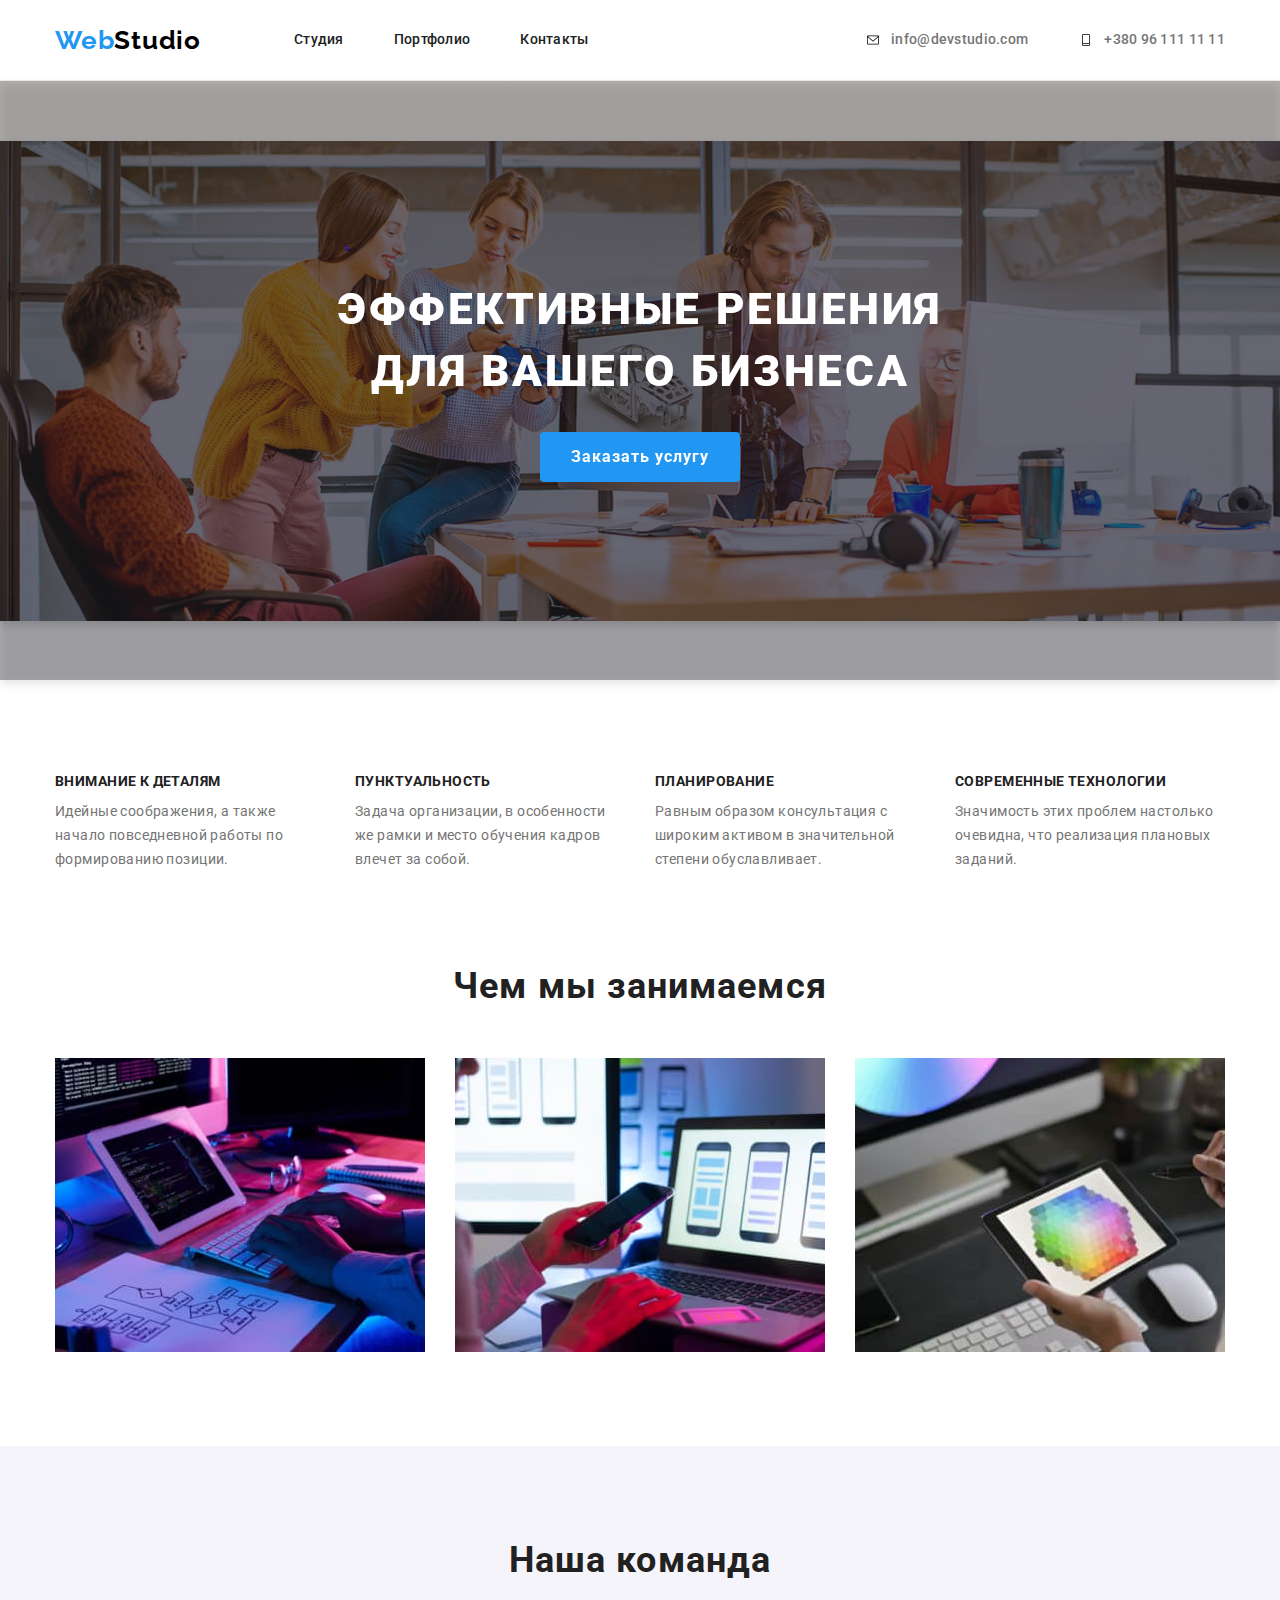
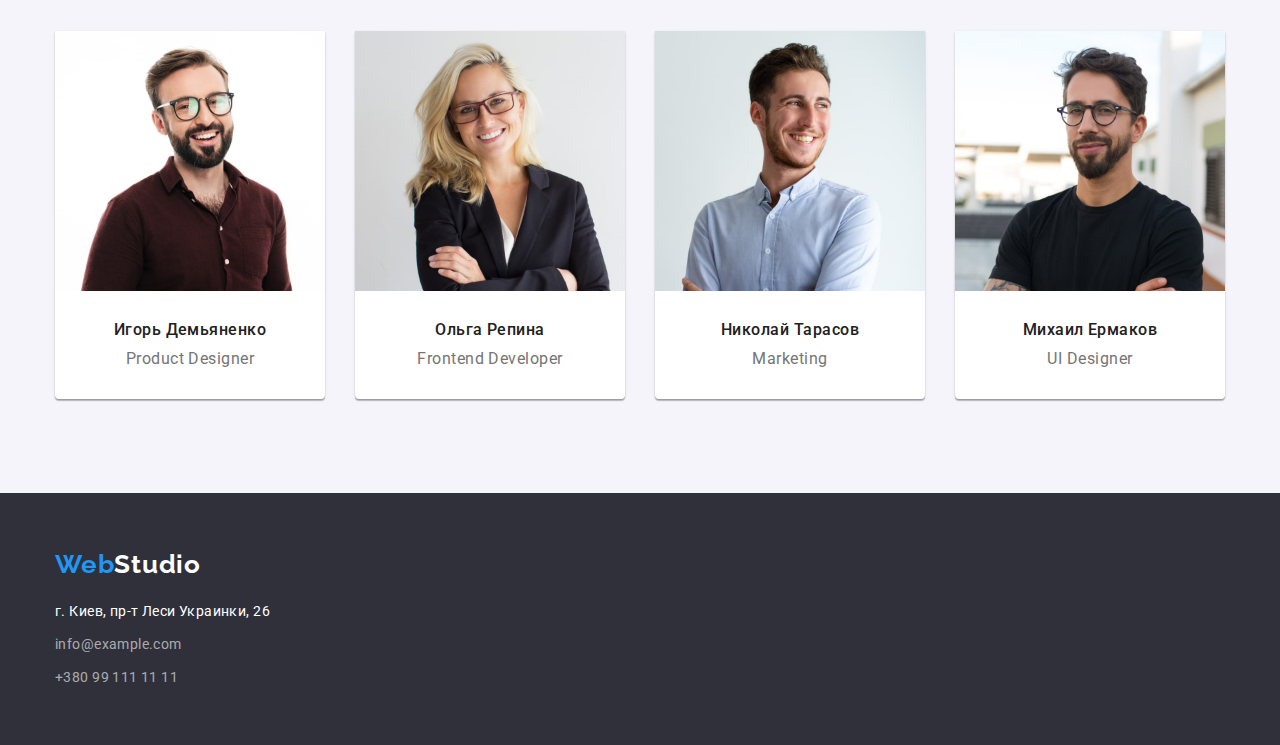
<file: index.html>
<!DOCTYPE html>
<html lang="ru">
<head>
    <meta charset="UTF-8">
    <meta http-equiv="X-UA-Compatible" content="IE=edge">
    <meta name="viewport" content="width=device-width, initial-scale=1.0">

<link rel="preconnect" href="https://fonts.googleapis.com">
<link rel="preconnect" href="https://fonts.gstatic.com" crossorigin>
<link href="https://fonts.googleapis.com/css2?family=Raleway:wght@700&family=Roboto:wght@400;500;700;900&display=swap"
    rel="stylesheet">

<!-- Сначала нормализатор стилей-->
<link rel="stylesheet" href="https://cdnjs.cloudflare.com/ajax/libs/modern-normalize/1.0.0/modern-normalize.min.css" />
<link rel="stylesheet" type="text/css" href="css/styles.css" />

    <title>Эффективные решения для вашего бизнеса</title>
   
</head>

<body>
    
<header class="header">
    <div class="container header-container-web-studio">
        <a class="main-logo" href="./index.html"><span>Web</span>Studio</a>
        <nav class="nav-studio">
            <ul class="navigation">
                <li class="navigation-item"><a href="index.html">Студия</a></li>
                <li class="navigation-item"><a href="./portfolio.html">Портфолио</a></li>
                <li class="navigation-item"><a href="#">Контакты</a></li>
            </ul>
        </nav>
        <ul class="contact">
            <li class="contact-item">
                <a href="mailto:info@devstudio.com">
            <svg class="contact-icon-let" width="16" height="12">
                <use href="./images/symbol-defs.svg#icon-let"></use>
            </svg>
                   info@devstudio.com
                </a>
            </li>

            <li class="contact-item">
                <a href="tel:+380961111111">
                <svg class="contact-icon-let" width="16" height="12">
                    <use href="./images/symbol-defs.svg#icon-tel"></use>
                </svg>              
                    +380 96 111 11 11
                </a>
            </li>

        </ul>
    </div>
    <!-- container in header -->
</header>

<main>
        <section class="main-section">  
            <div class="container container-effective-solutions">
<h1 class="main-title">Эффективные решения<br>для вашего бизнеса</h1>

            <button type="button">Заказать услугу</button>
            </div>
        </section>
      
        <section class="section attention-to-details-section-for-background">
            <div class="container">
            <ul class="attention-to-details">
                <li class="attention-to-details-items">
                    <h3 class="attention-to-details-title">Внимание к деталям</h3>
                    <p>Идейные соображения, а также начало повседневной работы по формированию позиции.</p>
                </li>
                <li class="attention-to-details-items">
                    <h3 class="attention-to-details-title">Пунктуальность</h3>
                    <p>Задача организации, в особенности же рамки и место обучения кадров влечет за собой.</p>
                </li>
                <li class="attention-to-details-items">
                    <h3 class="attention-to-details-title">Планирование</h3>
                    <p>Равным образом консультация с широким активом в значительной степени обуславливает. </p>
                </li>
                <li class="attention-to-details-items">
                    <h3 class="attention-to-details-title">Современные технологии</h3>
                    <p>Значимость этих проблем настолько очевидна, что реализация плановых заданий.</p>
                </li>
            </ul>
            </div>
            <!-- container -->
        </section>

        <section class="section what-we-do-section-for-background">
            <div class="container container-what-we-do">
<h2 class="what-we-do-title">Чем мы занимаемся</h2>
            <ul class="what-we-do">
                <li><img src="./images/ha1.jpg" width="370" alt="Лептоп и айфон"></li>
                <li><img src="./images/ha2.jpg" width="370" alt="Руки на клавиатуре"></li>
                <li><img src="./images/ha3.jpg" width="370" alt="Цветовая модель"></li>
            </ul>
            </div>
            <!-- container -->
        </section>

        <section class="section our-people-section-for-background">
            <div class="container">
<h2 class="what-we-do-title">Наша команда</h2>      
            <ul class="our-people">
                <li class="our-people-item">
                    <img src="./images/pe1.jpg" width="270" alt="Продуктовый дизайнер Игорь Демьяненко">
                        <div class="our-people-block">
                    <h3 class="our-people-title">Игорь Демьяненко</h3>
                    <p class="our-people-profession">Product Designer</p>
                        </div>
                </li>
                <li class="our-people-item">
                    <img src="./images/pe2.jpg" width="270" alt="Разработчик Ольга Репина">
                        <div class="our-people-block">
                    <h3 class="our-people-title">Ольга Репина</h3>
                    <p class="our-people-profession">Frontend Developer</p>
                        </div>
                </li>
                <li class="our-people-item">
                    <img src="./images/pe3.jpg" width="270" alt="Маркетолог Николай Тарасов">
                        <div class="our-people-block">
                    <h3 class="our-people-title">Николай Тарасов</h3>
                    <p class="our-people-profession">Marketing</p>
                        </div>
                </li>
                <li class="our-people-item">
                    <img src="./images/pe4.jpg" width="270" alt="UI дизайнер Михаил Ермаков">
                        <div class="our-people-block">
                    <h3 class="our-people-title">Михаил Ермаков</h3>
                    <p class="our-people-profession">UI Designer</p>
                        </div>
                </li>
            </ul>
            </div>
            <!-- container -->
        </section>
           
</main>

<footer class="footer">
    <div class="container footer-container-kiev">
        <a class="main-logo bottom-logo" href="./index.html"><span>Web</span>Studio</a>

        <address>
            <ul>
                <li class="address-contact-item"><a href="/">г. Киев, пр-т Леси Украинки, 26</a></li>
                <li class="address-contact-item"><a href="mailto:info@example.com">info@example.com</a></li>
                <li class="address-contact-item"><a href="tel:+380991111111">+380 99 111 11 11</a></li>
            </ul>
        </address>
    </div>
    <!-- container in footer-->
</footer>


 </body>
</html>
</file>
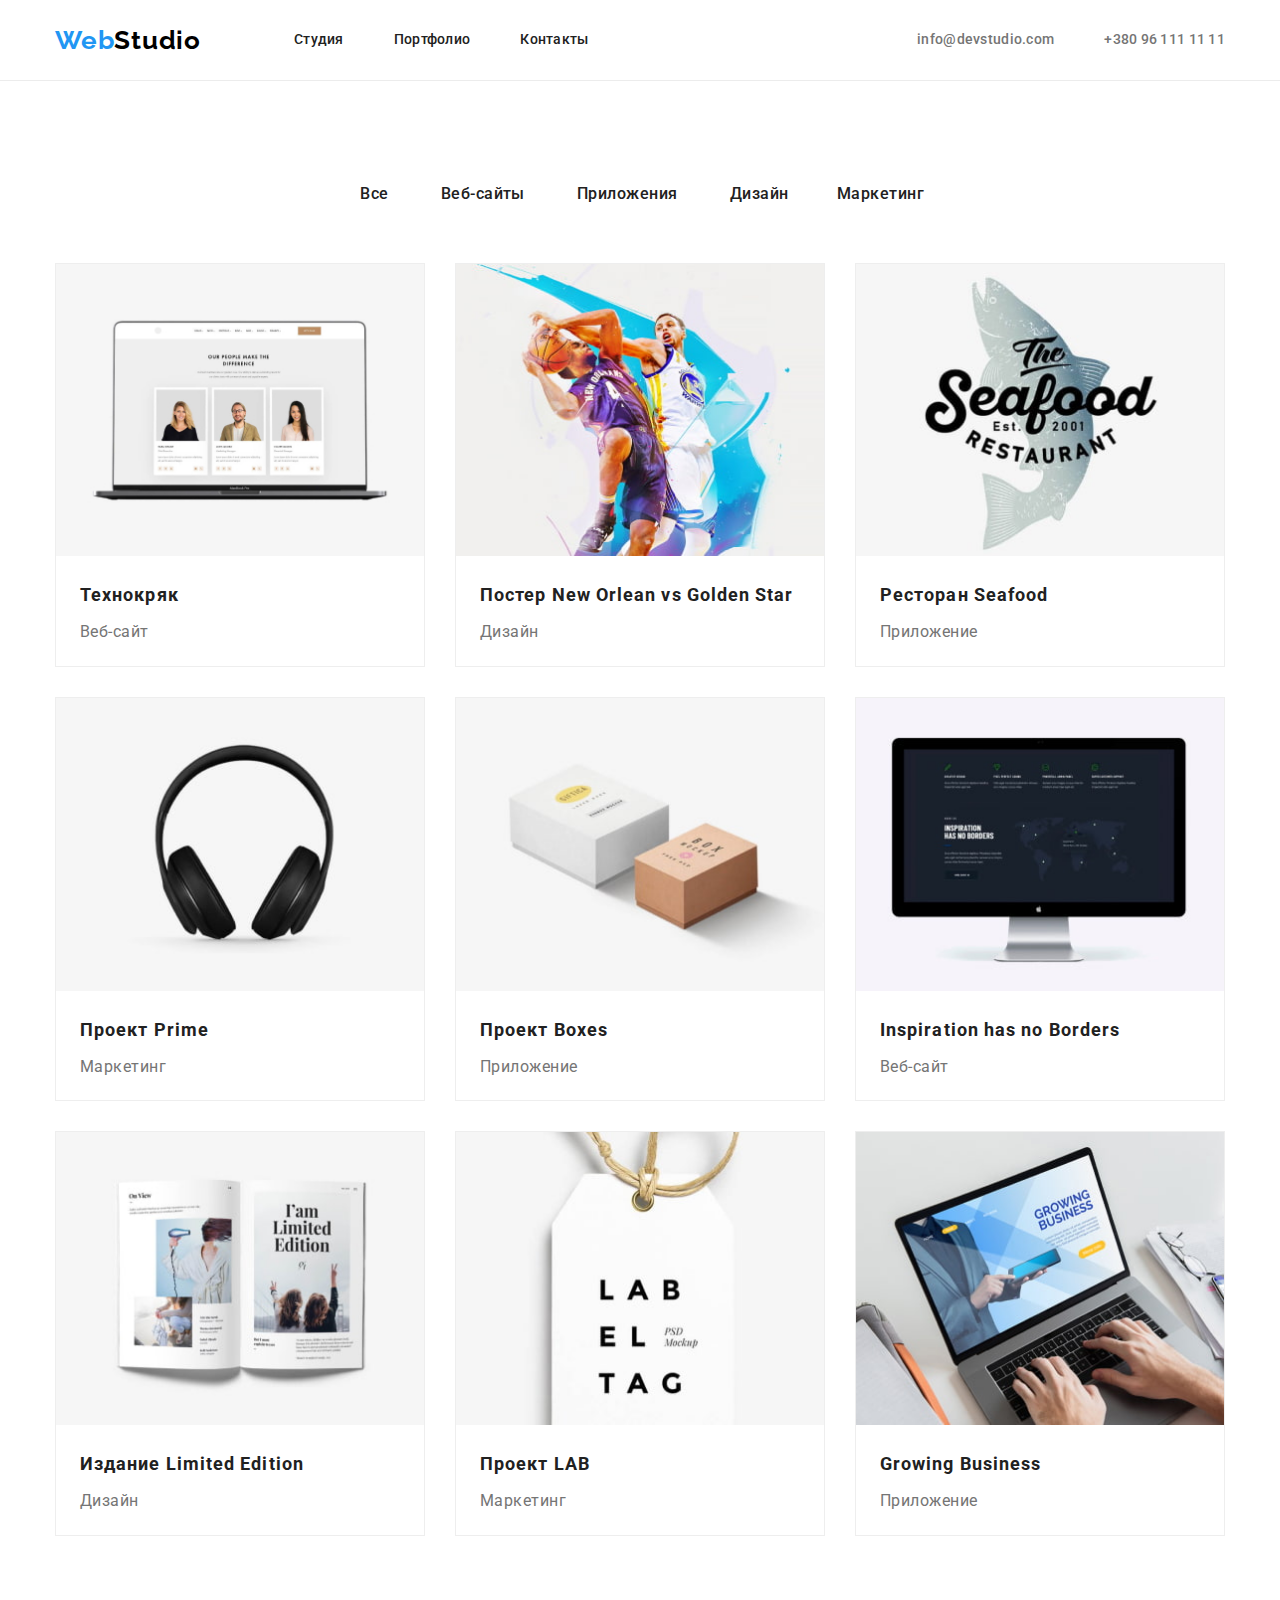
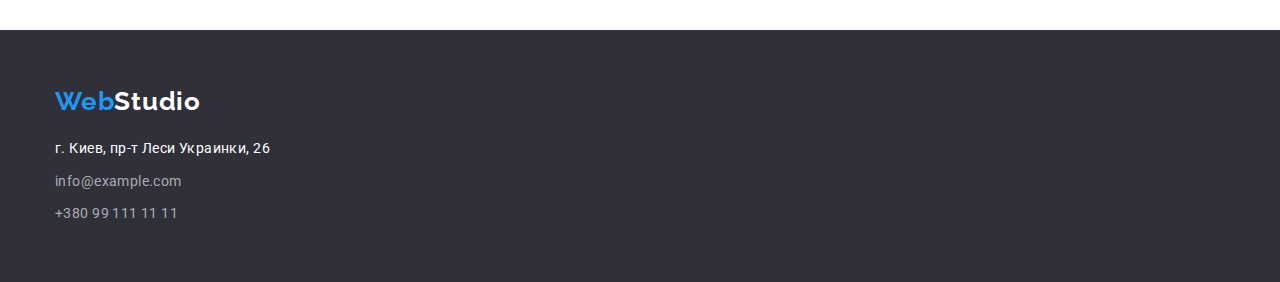
<file: portfolio.html>
<!DOCTYPE html>
<html lang="en">
<head>
    <meta charset="UTF-8">
    <meta http-equiv="X-UA-Compatible" content="IE=edge">
    <meta name="viewport" content="width=device-width, initial-scale=1.0">
    
<link rel="preconnect" href="https://fonts.googleapis.com">
<link rel="preconnect" href="https://fonts.gstatic.com" crossorigin>
<link href="https://fonts.googleapis.com/css2?family=Raleway:wght@700&family=Roboto:wght@400;500;700;900&display=swap"
    rel="stylesheet">

    <!-- Сначала нормализатор стилей-->
<link rel="stylesheet" href="https://cdnjs.cloudflare.com/ajax/libs/modern-normalize/1.0.0/modern-normalize.min.css" />
<link rel="stylesheet" type="text/css" href="css/styles.css" />
    
    <title>Портфолио</title>
</head>
<body>

<header class="header">
    <div class="container header-container-web-studio">
    <a class="main-logo" href="./index.html"><span>Web</span>Studio</a>
    <nav class="nav-studio">
        <ul class="navigation">
            <li class="navigation-item"><a href="index.html">Студия</a></li>
            <li class="navigation-item"><a href="#">Портфолио</a></li>
            <li class="navigation-item"><a href="#">Контакты</a></li>
        </ul>
    </nav>
    <ul class="contact">
        <li class="contact-item"><a href="mailto:info@devstudio.com">info@devstudio.com</a></li>
        <li class="contact-item"><a href="tel:+380961111111">+380 96 111 11 11</a></li>
    </ul>
    </div>
    <!-- container in header -->
</header>

<main>
    
        <section class="section">
            <div class="container">
            <h2 class="title-hidden">title-hidden</h2>
            <ul class="portfolio-many-buttons">
                <li class="portfolio-many-buttons-item"><button type="button">Все</button></li>
                <li class="portfolio-many-buttons-item"><button type="button">Веб-сайты</button></li>
                <li class="portfolio-many-buttons-item"><button type="button">Приложения</button></li>
                <li class="portfolio-many-buttons-item"><button type="button">Дизайн</button></li>
                <li class="portfolio-many-buttons-item"><button type="button">Маркетинг</button></li>
            </ul>
        
        <ul class="main-block-big-foto">

        <li class="main-block-big-foto-items">
            <img src="./images/lap1.jpg" width="370" alt="Лептоп технокряк">
                <div class="small-block">
            <h3>Технокряк</h3>
            <p>Веб-сайт</p>
                </div>
        </li>

        <li class="main-block-big-foto-items">
            <img src="./images/lap2.jpg" width="370" alt="Игра в Баскетбол">
                <div class="small-block">
            <h3>Постер New Orlean vs Golden Star </h3>
            <p>Дизайн</p>
                </div>
        </li>

        <li class="main-block-big-foto-items">
            <img src="./images/lap3.jpg" width="370" alt="Ресторан морепродуктов">
                <div class="small-block">
            <h3>Ресторан Seafood</h3>
            <p>Приложение</p>
                </div>
        </li>

        <li class="main-block-big-foto-items">
            <img src="./images/lap4.jpg" width="370" alt="Наушники">
                <div class="small-block">
            <h3>Проект Prime</h3>
            <p>Маркетинг</p>
                </div>
        </li>

        <li class="main-block-big-foto-items">
            <img src="./images/lap5.jpg" width="370" alt="Боксы">
                <div class="small-block">
            <h3>Проект Boxes</h3>
            <p>Приложение</p>
               </div>
        </li>

        <li class="main-block-big-foto-items">
            <img src="./images/lap6.jpg" width="370" alt="Дисплей">
                <div class="small-block">
            <h3>Inspiration has no Borders</h3>
            <p>Веб-сайт</p>
                </div>
        </li>

        <li class="main-block-big-foto-items">
            <img src="./images/lap7.jpg" width="370" alt="Разворот журнала">
                <div class="small-block">
            <h3>Издание Limited Edition</h3>
            <p>Дизайн</p>
                </div>
        </li>

        <li class="main-block-big-foto-items">
            <img src="./images/lap8.jpg" width="370" alt="Гарнитура шрифта">
                <div class="small-block">
            <h3>Проект LAB</h3>
            <p>Маркетинг</p>
                </div>
        </li>

        <li class="main-block-big-foto-items">
            <img src="./images/lap9.jpg" width="370" alt="Руки на клавиатуре">
                <div class="small-block">
            <h3>Growing Business</h3>
            <p>Приложение</p>
                </div>
        </li>
     
        </ul>
        </div>
        <!-- container-->
        </section>
    
</main>

<footer class="footer">
    <div class="container footer-container-kiev">
    <a class="main-logo bottom-logo" href="./index.html"><span>Web</span>Studio</a>

    <address>
        <ul>
<li class="address-contact-item"><a href="/">г. Киев, пр-т Леси Украинки, 26</a></li>
<li class="address-contact-item"><a href="mailto:info@example.com">info@example.com</a></li>
<li class="address-contact-item"><a href="tel:+380991111111">+380 99 111 11 11</a></li>
        </ul>
    </address>
    </div>
<!-- container in footer-->
</footer>
    
</body>
</html>
</file>
<file: css/styles.css>
:root{
    --color-blue: #2196F3;
    --dark-blue: #2F303A;
    --white: #fff;
    --black: #212121;
    --light-silver: #F5F4FA;
    --silver-gray: #757575;
    --button-hover: #188CE8;
    --transition: .7s;
    --contact-gray: #757575;
    --black-for-logo: #000;
    --silver-footer: #FFFFFF99;
    --dominant-font: 'Roboto', sans-serif;
}
html {
    box-sizing: border-box;
}

*, *::before, *::after { box-sizing: inherit; }
body{
    margin-right: 0;
    margin-left: 0;
    background-color: var(--white);
    font-family: var(--dominant-font);
}
h1, h2, h3, h4, h5, h6, ul, p{ margin: 0; padding: 0; list-style: none; }
ul, ol, li{ list-style-type: none; padding-left: 0; }
img{ display: block; max-width: 100%; height: auto; }
a, button{ text-decoration: none; border: none; cursor: pointer; font-family: inherit;}
address { font-style: normal;}

div.container{
    width: 1200px;
    margin: 0 auto;
    padding-left: 15px;
    padding-right: 15px;
}
section.section{
    padding-top: 94px;
    padding-bottom: 94px;
}

/* header and footer */

header.header{
    border-bottom: 1px solid #ECECEC;
    padding: 12px 0;
}
ul.navigation{
    display: flex;
}
ul.contact{
    display: flex;
    margin-left: auto;
}
li.navigation-item{
    margin: 0 25px;
}

li.navigation-item:last-child{
    margin-right: 0;
}
li.navigation-item:first-child {
    margin-left: 0;
}
li.navigation-item a{
    font-weight: 500;
    font-size: 14px;
    line-height: 1.4;
    letter-spacing: 0.02em;
    padding: 25px 0;
    color: var(--black);
    text-decoration: none;
}
li.navigation-item a:hover, 
li.contact-item a:hover{
    text-decoration: none;
    color: var(--color-blue);
    fill: var(--color-blue);
    transition: var(--transition);
}
li.contact-item a:hover {
    text-decoration: none;
}
li.contact-item a{
    font-size: 14px;
    line-height: 1.14;
    font-weight: 500;
    letter-spacing: 0.02em;
    text-decoration: none;
    color: var(--contact-gray);
    padding: 20px 0;
    text-indent: 0;
    display: flex;
    flex-direction: row;
    align-items: center;
}
li.contact-item {
    display: flex;
    align-items: center;
    margin: 0px 25px;
}
li.contact-item:last-child{
   margin-right: 0;
}
li.contact-item:first-child {
    margin-left: 0;
    /* border: 1px dashed green; */
}

footer.footer{
    background-color: var(--dark-blue);
    padding: 56px 0;
}
li.address-contact-item a{
    font-style: normal;
    font-size: 14px;
    line-height: 1.7;
    letter-spacing: 0.03em;
    text-decoration: none;
    color: var(--silver-footer);
    display: block;
}
li.address-contact-item{
    margin-bottom: 9px;
}
li.address-contact-item:nth-child(1) a {
    color: var(--white);
}
li.address-contact-item:last-child{
    margin-bottom: 0;
}
li.address-contact-item:hover a {
    color: var(--color-blue);
    transition: var(--transition);
}
a.main-logo{
    display: flex;
    align-items: center;
    margin-right: 93px;
    font-family: 'Raleway', sans-serif;
    font-weight: 700;
    font-size: 26px;
    line-height: 1.19;
    letter-spacing: 0.03em;
    text-decoration: none;
    color: var(--black-for-logo);
}
a.main-logo span{
    color: var(--color-blue);
}
a.bottom-logo{
    color: var(--white);
    /* padding-bottom: 20px; */
    /* display: block; */
    margin-bottom: 20px;
}
nav.nav-studio{
    display: flex;
    align-items: center;
}
div.footer-container-kiev{
    /* padding: 56px 0; */
}
svg.contact-icon-let{
    display: inline-block;
    margin-right: 10px;
}




/* main page */
/* main page */
/* main page */



h1.main-title{
    font-size: 44px;
    font-weight: 900;
    text-transform: uppercase;
    text-align: center;
    line-height: 1.4;
    letter-spacing: 0.06em;

    color: var(--white);
}
section.main-section{
    max-width: 1600px;
    padding: 198px 0;
    margin-left: auto;
    margin-right: auto;

    /* background-color: var(--dark-blue); */
    background-image: 
    linear-gradient(to bottom, rgba(58, 50, 47, 0.4), rgba(47, 48, 58, 0.4)),
    url("../images/img.jpg");
    background-repeat: no-repeat;
    background-position: center;
    background-size: contain;
    filter: drop-shadow(0px 4px 4px rgba(0, 0, 0, 0.25));
}
div.container-effective-solutions button[type="button"]{                      /*big blue button*/
    font-family: inherit;
    font-size: 16px;
    font-weight: 700;
    line-height: 1.87;
    letter-spacing: 0.06em;
    text-align: center;
    padding: 10px 0px;
    display: block;
    border-radius: 4px;
    margin-top: 30px;
    width: 200px;

    background-color: var(--color-blue);
    color: var(--white);
}
button[type="button"]:hover {
    transition: var(--transition);
    background-color: var(--button-hover);
}
ul.attention-to-details{
    display: flex;
    justify-content: space-between;
}
h3.attention-to-details-title{
    font-weight: 700;
    font-size: 14px;
    line-height: 1.14;
    letter-spacing: 0.03em;
    text-transform: uppercase;
    color: var(--black);
    margin-bottom: 10px;
}
ul.attention-to-details p{
    font-size: 14px;
    line-height: 1.71;
    letter-spacing: 0.03em;
    color: var(--silver-gray);
    width: 270px;
}
ul.what-we-do{
display: flex;
}
ul.our-people{
display: flex;
}

h2.what-we-do-title {
    text-align: center;
    font-size: 36px;
    font-weight: 700;
    line-height: 1.16;
    letter-spacing: 0.03em;
    color: var(--black);
    margin-bottom: 50px;
}
li.attention-to-details-items{
}

ul.what-we-do img[width="370"]{
margin-right: 30px;
display: block;
}
ul.what-we-do li:last-child img[width="370"]{
    margin-right: 0;
}  
section.our-people-section-for-background{
    background-color: var(--light-silver);
  
}
li.our-people-item:not(:last-child){
    margin-right: 30px;  
}
li.our-people-item h3.our-people-title{
    font-weight: 500;
    font-size: 16px;
    line-height: 1.18;
    text-align: center;
    letter-spacing: 0.03em;
    
    color: var(--black);
}
li.our-people-item p.our-people-profession {
    font-size: 16px;
    line-height: 1.18;
    text-align: center;
    letter-spacing: 0.03em;
    color: var(--silver-gray);
    margin-top: 10px;
}
div.our-people-block{
    /* margin-top: 30px; */
    /* margin-bottom: 30px; */
    /* border: 1px dashed gold; */
    padding-top: 30px;
    padding-bottom: 30px;
}
li.our-people-item{
    background-color: #fff;
    box-shadow: 0px 1px 3px rgba(0, 0, 0, 0.12), 0px 1px 1px rgba(0, 0, 0, 0.14),
    0px 2px 1px rgba(0, 0, 0, 0.2);
    border-radius: 0px 0px 4px 4px;
}
section.attention-to-details-section-for-background{
   
}
section.what-we-do-section-for-background{
    padding-top: 0;
}
div.container-what-we-do{
    
}
div.container-what-we-do {
    
}
div.container-effective-solutions{
    display: flex;
    flex-direction: column;
    align-items: center;
}
li.our-people-item img[src*="./images/pe"]{
    display: block;
}



/* portfolio */
/* portfolio */
/* portfolio */




ul.main-block-big-foto{
    width: 1170px;
    display: flex;
    flex-direction: row;
    flex-wrap: wrap;
}
li.main-block-big-foto-items{
   border: 1px solid #EEEEEE;
   width: 370px;
   margin-right: 30px;
   margin-bottom: 30px;
   /* padding-bottom: 18px; */
   list-style: none;
   }
li.main-block-big-foto-items:hover {
    transition: var(--transition);
    box-shadow: 0px 1px 1px rgba(0, 0, 0, 0.12), 0px 4px 4px rgba(0, 0, 0, 0.06),
    1px 4px 6px rgba(0, 0, 0, 0.16);
}
div.header-container-web-studio {
       display: flex;
  }
li.main-block-big-foto-items:nth-child(3n){
     margin-right: 0;
 }
li.main-block-big-foto-items:nth-last-child(-n + 3){
     margin-bottom: 0;
 }
li.main-block-big-foto-items h3,
li.main-block-big-foto-items p{
   
}
li.main-block-big-foto-items img[src*="./images/lap"]{
    display: block;
 }

li.main-block-big-foto-items h3 {
    font-weight: 700;
    font-size: 18px;
    line-height: 2;
    letter-spacing: 0.06em;
      
    color: var(--black);
}
li.main-block-big-foto-items p {
    font-size: 16px;
    line-height: 1.87;
    letter-spacing: 0.03em;
    margin-top: 4px;

    color: var(--silver-gray);
}
ul.portfolio-many-buttons{
    display: flex;
    justify-content: center;
    margin-bottom: 50px;
}
li.portfolio-many-buttons-item{
    margin-right: 8px;

    color: var(--white);
}   
li.portfolio-many-buttons-item:last-child {
    margin-right: 0;
}
li.portfolio-many-buttons-item:nth-child(1) button {
    width: 73px;
}
li.portfolio-many-buttons-item:nth-child(2) button {
    width: 128px;
}
li.portfolio-many-buttons-item:nth-child(3) button {
    width: 145px;
}
li.portfolio-many-buttons-item:nth-child(4) button {
    width: 103px;
}   
li.portfolio-many-buttons-item button{      /*many buttons*/
    font-family: inherit;
    font-weight: 500;
    font-size: 16px;
    line-height: 1.62;
    text-align: center;
    letter-spacing: 0.03em;
    padding: 6px 18px;
    border-radius: 4px;

    color: var(--black);
    background-color: var(--white);
}
li.portfolio-many-buttons-item:hover button{
    transition: var(--transition);

    background-color: var(--color-blue);
    color: var(--white);
    box-shadow: 0px 3px 1px rgba(0, 0, 0, 0.1),
        0px 1px 2px rgba(0, 0, 0, 0.08),
        0px 2px 2px rgba(0, 0, 0, 0.12);
}
h2.title-hidden{
    display: none;
}
div.small-block{
    /* margin-top: 22px; */
    /* margin-left: 24px; */
    /* border: 1px dashed tomato; */
    padding-top: 21px;
    padding-left: 24px;
    padding-bottom: 19px;
}
</file>
